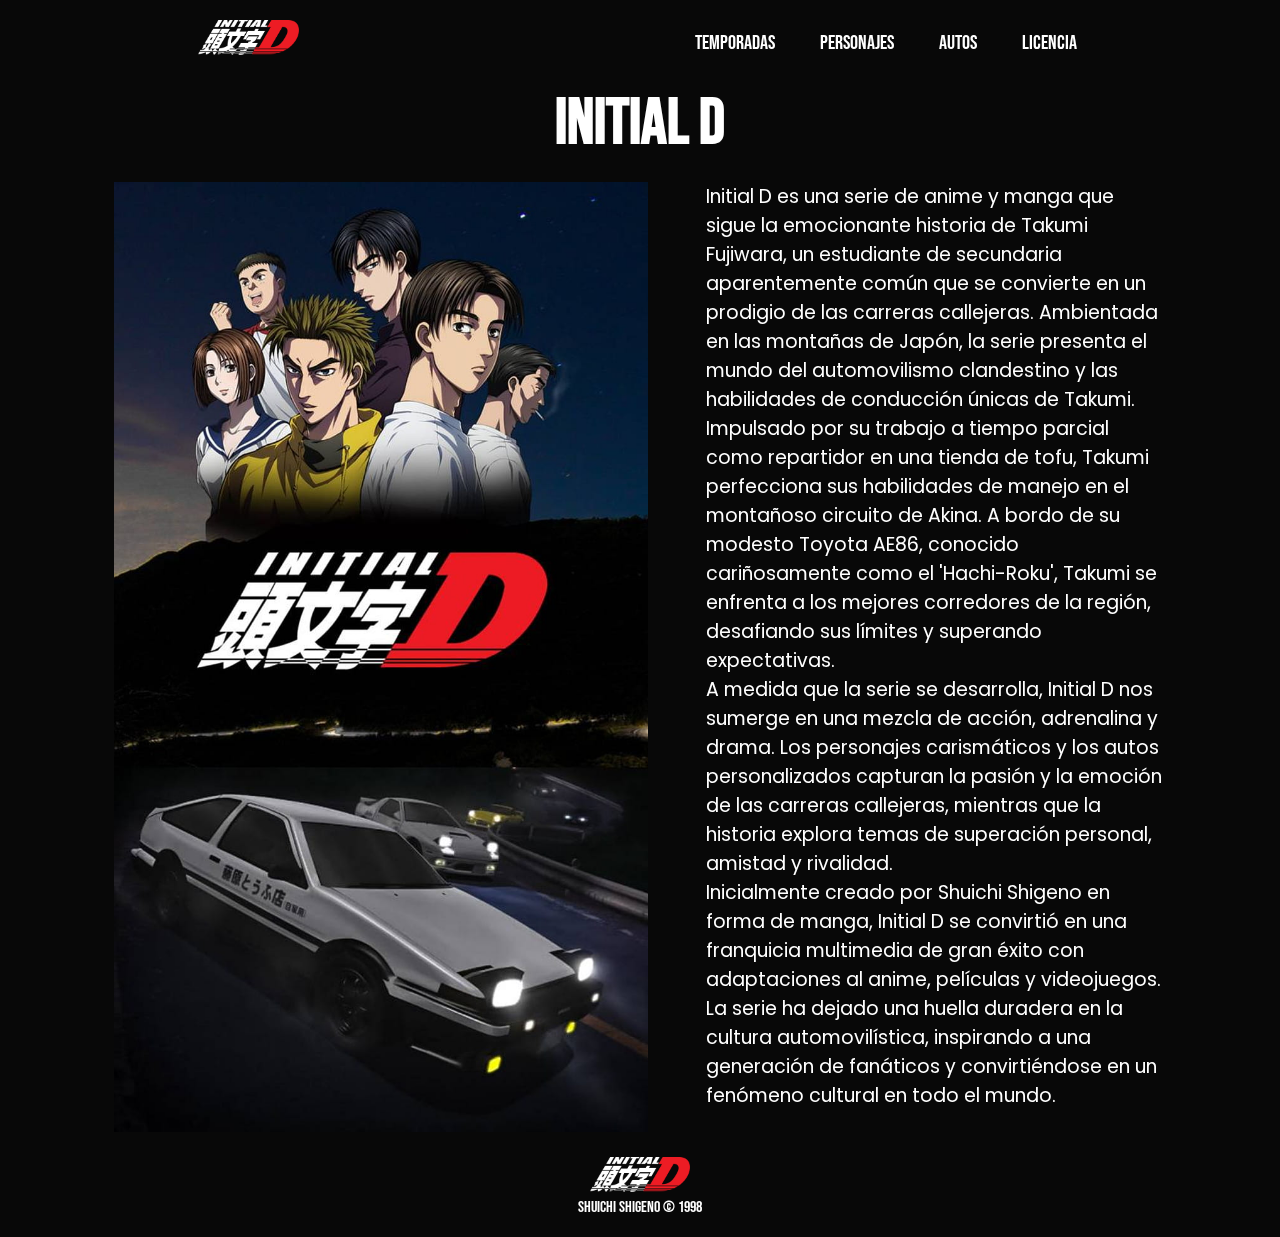
<file: index.html>
<!DOCTYPE html>
<html lang="es">
<head>
  <meta charset="UTF-8">
  <meta http-equiv="X-UA-Compatible" content="IE=edge">
  <meta name="viewport" content="width=device-width, initial-scale=1.0">
  <title>Initial D</title>
  <link rel="stylesheet" href="css/estilos.css">
  <link rel="shortcut icon" href="img/logo-initial.png" type="image/x-icon">
</head>
<body id="img-tablet">
  <div id="opacidad">
    <header>
      <h1><a href="index.html"><img height="35px" src="img/Initial-D-logo-white.png" alt="Initial-D"></a></h1>
      <nav id="drop">
        <button id="drop-btn">☰</button>
        <ul id="drop-menu">
          <li><a href="temporadas.html">Temporadas</a></li>
          <li><a href="personajes.html">Personajes</a></li>
          <li><a href="autos.html">Autos</a></li>
          <li><a href="licencia.html">Licencia</a></li>
        </ul>
      </nav>
    </header>
    <main>
      <section>
        <h2 class="titulo">Initial D</h2>
        <div id="inicio">
            <figure>
              <img id="portada" src="img/hero.jpg" alt="Portada Initial-D la pelicula">
            </figure>
            <article>
              <p id="parrafo">
                Initial D es una serie de anime y manga que sigue la emocionante historia de Takumi Fujiwara, un estudiante de secundaria aparentemente común que se convierte en un prodigio de las carreras callejeras. Ambientada en las montañas de Japón, la serie presenta el mundo del automovilismo clandestino y las habilidades de conducción únicas de Takumi. <br>
                Impulsado por su trabajo a tiempo parcial como repartidor en una tienda de tofu, Takumi perfecciona sus habilidades de manejo en el montañoso circuito de Akina. A bordo de su modesto Toyota AE86, conocido cariñosamente como el 'Hachi-Roku', Takumi se enfrenta a los mejores corredores de la región, desafiando sus límites y superando expectativas. <br>
                A medida que la serie se desarrolla, Initial D nos sumerge en una mezcla de acción, adrenalina y drama. Los personajes carismáticos y los autos personalizados capturan la pasión y la emoción de las carreras callejeras, mientras que la historia explora temas de superación personal, amistad y rivalidad. <br>
                Inicialmente creado por Shuichi Shigeno en forma de manga, Initial D se convirtió en una franquicia multimedia de gran éxito con adaptaciones al anime, películas y videojuegos. La serie ha dejado una huella duradera en la cultura automovilística, inspirando a una generación de fanáticos y convirtiéndose en un fenómeno cultural en todo el mundo.
              </p>
            </article>
        </div>
      </section>
    </main>
    <footer>
      <h3><a href="index.html"><img height="35px" src="img/Initial-D-logo-white.png" alt="Initial-D"></a></h3>
      <article>
        <p>Shuichi Shigeno &copy; 1998</p>
      </article>
    </footer>
  </div>
  <div id="video-caja">
    <iframe id="video" width="560" height="315" src="https://www.youtube.com/embed/UbjZbmRJmW4?autoplay=1&mute=1&controls=0&loop=1" frameborder="0" allow="accelerometer; autoplay; clipboard-write; encrypted-media; gyroscope; picture-in-picture" allowfullscreen></iframe>
  </div>
</body>
</html>
</file>
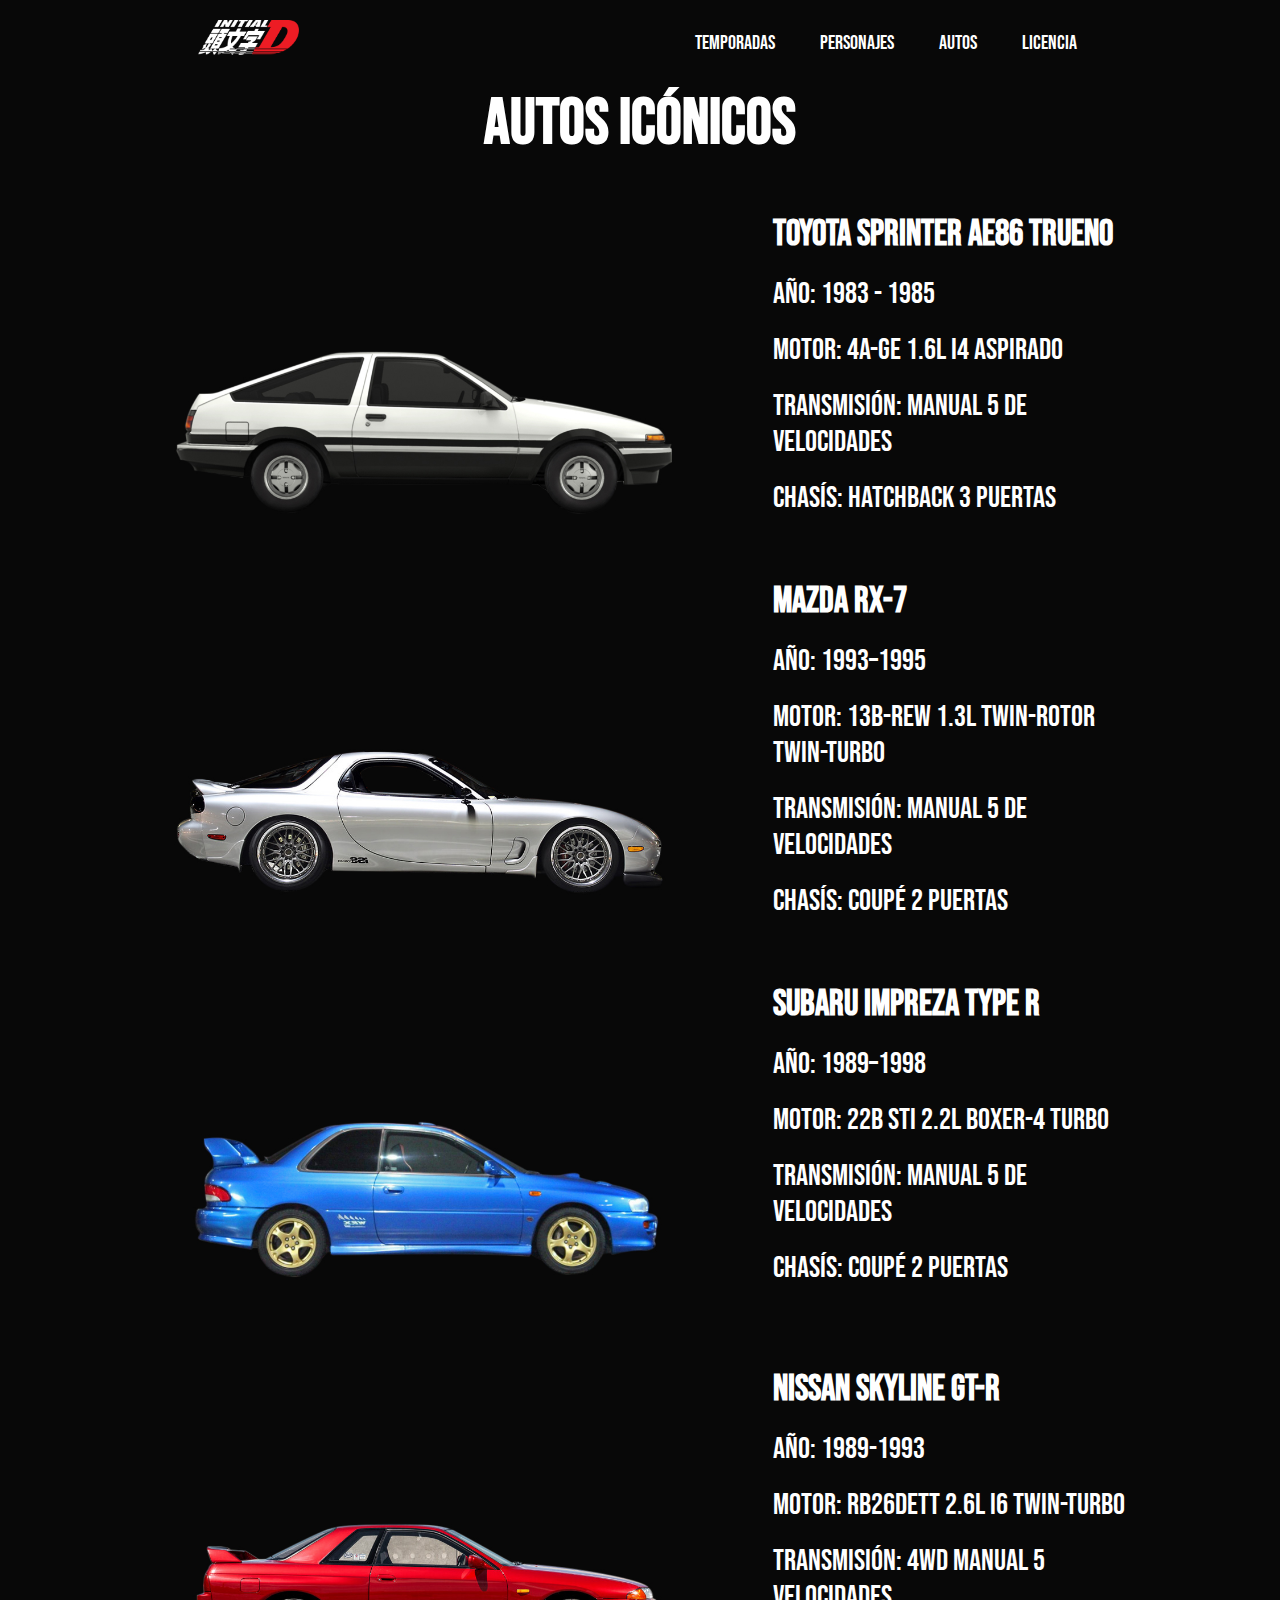
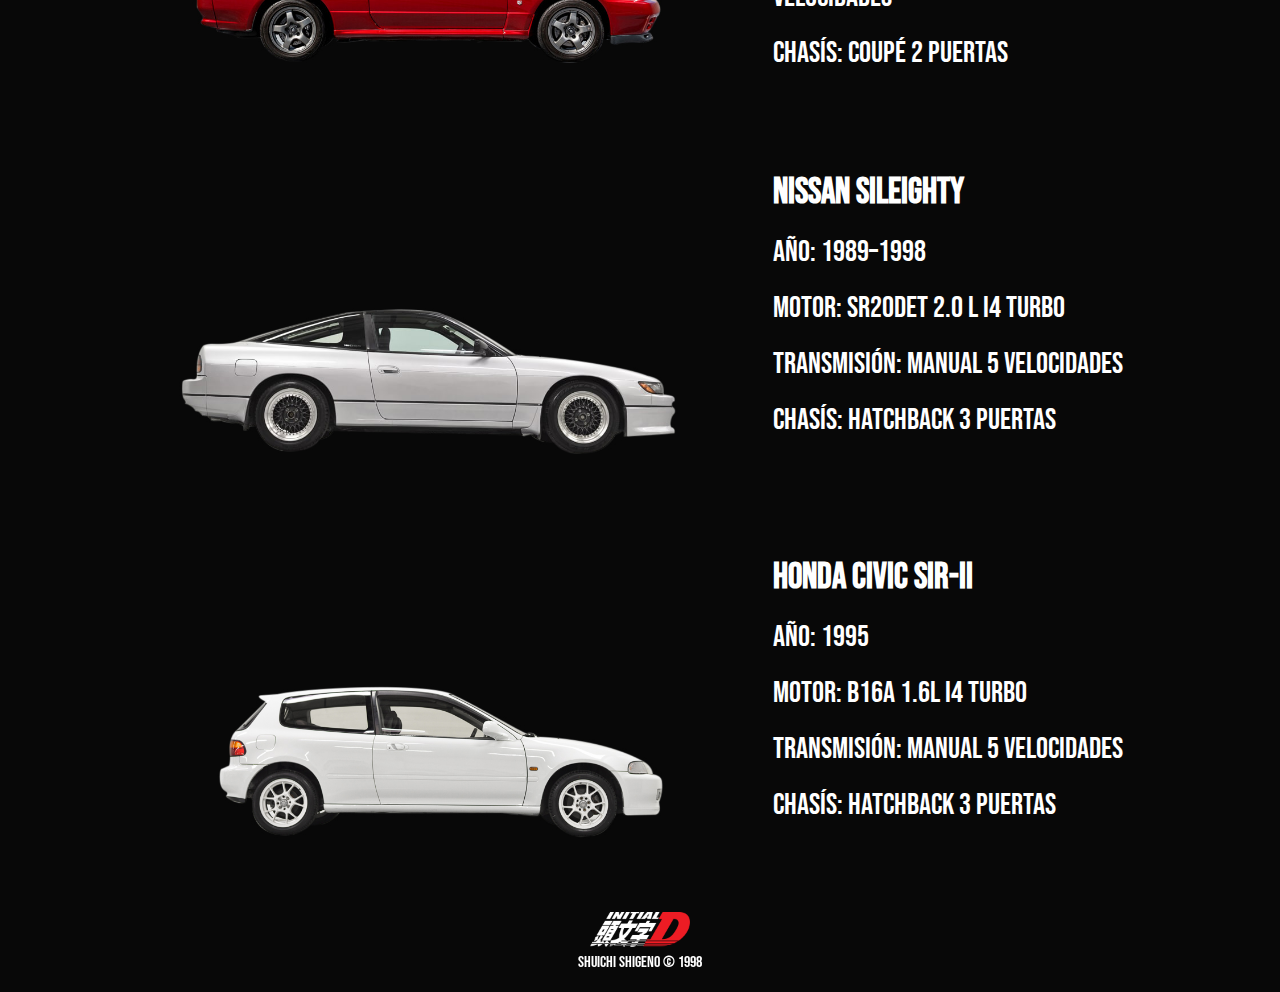
<file: autos.html>
<!DOCTYPE html>
<html lang="es">
<head>
  <meta charset="UTF-8">
  <meta http-equiv="X-UA-Compatible" content="IE=edge">
  <meta name="viewport" content="width=device-width, initial-scale=1.0">
  <title>Autos Icónicos</title>
  <link rel="stylesheet" href="css/estilos.css">
  <link rel="shortcut icon" href="img/logo-initial.png" type="image/x-icon">
</head>
<body>
  <header>
    <h1><a href="index.html"><img height="35px" src="img/Initial-D-logo-white.png" alt="Initial-D"></a></h1>
    <nav id="drop">
      <button id="drop-btn">☰</button>
      <ul id="drop-menu">
        <li><a href="temporadas.html">Temporadas</a></li>
        <li><a href="personajes.html">Personajes</a></li>
        <li><a href="autos.html">Autos</a></li>
        <li><a href="licencia.html">Licencia</a></li>
      </ul>
    </nav>
  </header>
  <main>
    <section>
      <h2 class="titulo">Autos Icónicos</h2>
      <div class="auto-container">
        <figure>
          <img src="img/Toyota AE86.jpg" alt="Toyota Sprinter AE86 Trueno">
        </figure>
        <article>
          <h3 class="subtitulo">Toyota Sprinter AE86 Trueno</h3>
          <ul class="auto-list">
            <li>Año: 1983 - 1985</li>
            <li>Motor: 4A-GE 1.6L I4 Aspirado</li>
            <li>Transmisión: Manual 5 de velocidades</li>
            <li>Chasís: Hatchback 3 Puertas</li>
          </ul>
        </article>
      </div>
      <div class="auto-container">
        <figure>
          <img src="img/Mazda RX-7.jpg" alt="Mazda RX-7">
        </figure>
        <article>
          <h3 class="subtitulo">Mazda RX-7</h3>
          <ul class="auto-list">
            <li>Año: 1993–1995</li>
            <li>Motor: 13B-REW 1.3L twin-rotor twin-turbo</li>
            <li>Transmisión: Manual 5 de velocidades</li>
            <li>Chasís: Coupé 2 puertas</li>
          </ul>
        </article>
      </div>
      <div class="auto-container">
        <figure>
            <img src="img/Subaru Impreza.jpg" alt="Subaru Impreza type r">
        </figure>
        <article>
          <h3 class="subtitulo">Subaru Impreza type r</h3>
          <ul class="auto-list">
            <li>Año: 1989–1998</li>
            <li>Motor: 22B STi 2.2L boxer-4 Turbo</li>
            <li>Transmisión: Manual 5 de velocidades</li>
            <li>Chasís: Coupé 2 puertas</li>
          </ul>
        </article>
      </div>
      <div class="auto-container">
        <figure>
          <img src="img/Nissan Skyline GT-R.jpg" alt="Nissan Skyline GT-R">
        </figure>
        <article>
          <h3 class="subtitulo">Nissan Skyline GT-R</h3>
          <ul class="auto-list">
            <li>Año: 1989-1993</li>
            <li>Motor: RB26DETT 2.6L I6 twin-turbo</li>
            <li>Transmisión: 4wd manual 5 velocidades</li>
            <li>Chasís: Coupé 2 puertas</li>
          </ul>
        </article>
      </div>
      <div class="auto-container">
        <figure>
          <img src="img/Nissan SilEighty.jpg" alt="Nissan SilEighty">
        </figure>
        <article>
          <h3 class="subtitulo">Nissan SilEighty</h3>
          <ul class="auto-list">
            <li>Año: 1989–1998</li>
            <li>Motor: SR20DET 2.0 L I4 Turbo</li>
            <li>Transmisión: Manual 5 velocidades</li>
            <li>Chasís: Hatchback 3 Puertas</li>
          </ul>
        </article>
      </div>
      <div class="auto-container">
        <figure>
          <img src="img/Honda Civic SiR-II.jpg" alt="Honda Civic SiR-II">
        </figure>
        <article>
          <h3 class="subtitulo">Honda Civic SiR-II</h3>
          <ul class="auto-list">
            <li>Año: 1995</li>
            <li>Motor: B16A 1.6L I4 Turbo</li>
            <li>Transmisión: Manual 5 velocidades</li>
            <li>Chasís: Hatchback 3 Puertas</li>
          </ul>
        </article>
      </div>
    </section>
  </main>
  <footer>
    <h3><a href="index.html"><img height="35px" src="img/Initial-D-logo-white.png" alt="Initial-D"></a></h3>
    <article>
      <p>Shuichi Shigeno &copy; 1998</p>
    </article>
  </footer>
</body>
</html>
</file>
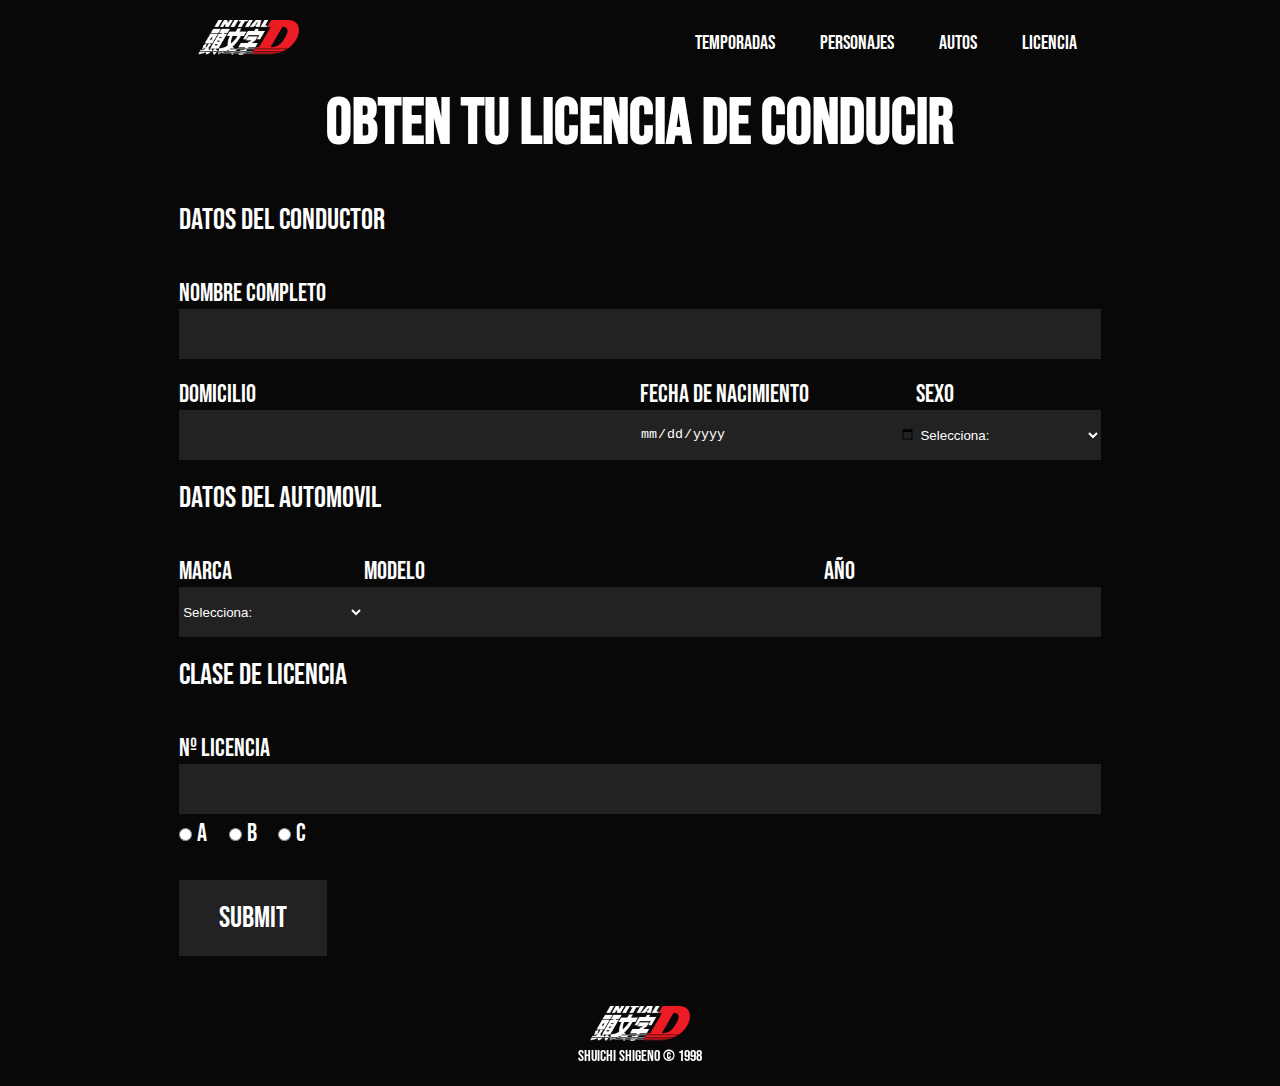
<file: licencia.html>
<!DOCTYPE html>
<html lang="es">
<head>
  <meta charset="UTF-8">
  <meta http-equiv="X-UA-Compatible" content="IE=edge">
  <meta name="viewport" content="width=device-width, initial-scale=1.0">
  <title>Obten tu licencia</title>
  <link rel="stylesheet" href="css/estilos.css">
  <link rel="shortcut icon" href="img/logo-initial.png" type="image/x-icon">
</head>
<body>
  <header>
    <h1><a href="index.html"><img height="35px" src="img/Initial-D-logo-white.png" alt="Initial-D"></a></h1>
    <nav id="drop">
      <button id="drop-btn">☰</button>
      <ul id="drop-menu">
        <li><a href="temporadas.html">Temporadas</a></li>
        <li><a href="personajes.html">Personajes</a></li>
        <li><a href="autos.html">Autos</a></li>
        <li><a href="licencia.html">Licencia</a></li>
      </ul>
    </nav>
  </header>
  <main>
    <section>
      <h2 class="titulo">Obten tu licencia de conducir</h2>
      <form id="licencia" action="carnet.php" method="get">
        <fieldset id="conductor">
          <legend>Datos del conductor</legend>
          <div class="caja-form">
            <label for="nombre">Nombre completo</label>
            <input type="text" id="nombre" name="nombre" required>
          </div>
          <div class="fila">
            <div class="caja-form filaA">
              <label for="domicilio">Domicilio</label>
              <input type="text" id="domicilio" name="domicilio" required>
            </div>
            <div class="caja-form filaB">
              <label for="fechaNacimiento">Fecha de nacimiento</label>
              <input type="date" id="fechaNacimiento" name="fechaNacimiento" required>
            </div>
            <div class="caja-form filaC">
              <label for="sexo">Sexo</label>
              <select name="sexo" id="sexo">
                <option value="">Selecciona:</option>
                <option value="M">Masculino</option>
                <option value="F">Femenino</option>
                <option value="X">No-Binario</option>
              </select>
            </div>
          </div>
        </fieldset>
        <fieldset>
          <legend>Datos del automovil</legend>
          <div class="fila">
            <div class="caja-form filaC">
              <label for="marca">Marca</label>
              <select name="marca" id="marca">
                <option value="">Selecciona:</option>
                <option value="Mercedez-Benz">Mercedez-Benz</option>
                <option value="BMW">BMW</option>
                <option value="Toyota">Toyota</option>
                <option value="Honda">Honda</option>
                <option value="Ford">Ford</option>
                <option value="Volkswagen">Volkswagen</option>
                <option value="Nissan">Nissan</option>
                <option value="Chevrolet">Chevrolet</option>
                <option value="Kia">Kia</option>
                <option value="Fiat">Fiat</option>
                <option value="Subaru">Subaru</option>
                <option value="Mazda">Mazda</option>
                <option value="Hyundai">Hyundai</option>
                <option value="Audi">Audi</option>
              </select>
            </div>
            <div class="caja-form filaA">
              <label for="modelo">Modelo</label>
              <input type="text" id="modelo" name="modelo" required>
            </div>
            <div class="caja-form filaB">
              <label for="anio">Año</label>
              <input type="number" id="anio" name="anio" required>
            </div>
          </div>
        </fieldset>
        <fieldset>
          <legend>Clase de licencia</legend>
          <div class="caja-form">
            <label for="nlicencia">Nº Licencia</label>
            <input type="number" id="nlicencia" name="nlicencia" required>
          </div>
          <div class="radio">
            <input type="radio" id="A" name="clase" value="A">
            <label for="A">A</label>
          </div>
          <div class="radio">
            <input type="radio" id="B" name="clase" value="B">
            <label for="B">B</label>
          </div>
          <div class="radio">
            <input type="radio" id="C" name="clase" value="C">
            <label for="C">C</label>
          </div>
        </fieldset>
        <div id="btn-submit">
          <input type="submit">
        </div>
      </form>
    </section>
  </main>
  <footer>
    <h3><a href="index.html"><img height="35px" src="img/Initial-D-logo-white.png" alt="Initial-D"></a></h3>
    <article>
      <p>Shuichi Shigeno &copy; 1998</p>
    </article>
  </footer>
</body>
</html>
</file>
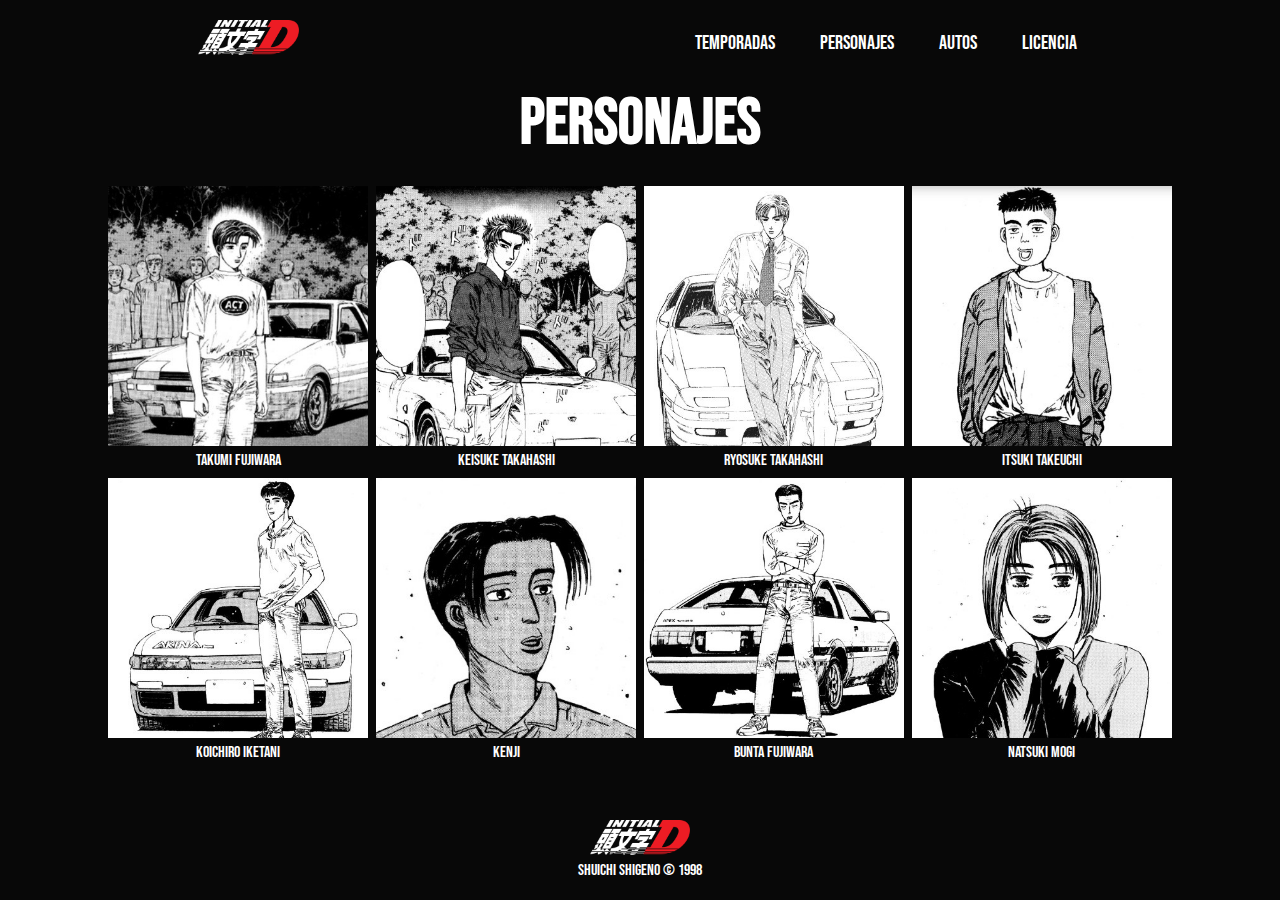
<file: personajes.html>
<!DOCTYPE html>
<html lang="es">
<head>
  <meta charset="UTF-8">
  <meta http-equiv="X-UA-Compatible" content="IE=edge">
  <meta name="viewport" content="width=device-width, initial-scale=1.0">
  <title>Personajes</title>
  <link rel="stylesheet" href="css/estilos.css">
  <link rel="shortcut icon" href="img/logo-initial.png" type="image/x-icon">
</head>
<body>
  <header>
    <h1><a href="index.html"><img height="35px" src="img/Initial-D-logo-white.png" alt="Initial-D"></a></h1>
    <nav id="drop">
      <button id="drop-btn">☰</button>
      <ul id="drop-menu">
        <li><a href="temporadas.html">Temporadas</a></li>
        <li><a href="personajes.html">Personajes</a></li>
        <li><a href="autos.html">Autos</a></li>
        <li><a href="licencia.html">Licencia</a></li>
      </ul>
    </nav>
  </header>
  <main>
    <section>
      <h2 class="titulo">Personajes</h2>
      <ul id="personajes">
        <li>
          <figure>
            <img height="260px" src="img/Takumi.jpg" alt="Takumi Fujiwara">
            <figcaption>Takumi Fujiwara</figcaption>
          </figure>
        </li>
        <li>
          <figure>
            <img height="260px" src="img/Keisuke.jpg" alt="Keisuke Takahashi">
            <figcaption>Keisuke Takahashi</figcaption>
          </figure>
        </li>
        <li>
          <figure>
            <img height="260px" src="img/Ryosuke.jpg" alt="Ryosuke Takahashi">
            <figcaption>Ryosuke Takahashi</figcaption>
          </figure>
        </li>
        <li>
          <figure>
            <img height="260px" src="img/Itsuki.jpg" alt="Itsuki Takeuchi">
            <figcaption>Itsuki Takeuchi</figcaption>
          </figure>
        </li>
        <li>
          <figure>
            <img height="260px" src="img/Koichiro.jpg" alt="Koichiro Iketani">
            <figcaption>Koichiro Iketani</figcaption>
          </figure>
        </li>
        <li>
          <figure>
            <img height="260px" src="img/Kenji.jpg" alt="Kenji">
            <figcaption>Kenji</figcaption>
          </figure>
        </li>
        <li>
          <figure>
            <img height="260px" src="img/Bunta.jpg" alt="Bunta Fujiwara">
            <figcaption>Bunta Fujiwara</figcaption>
          </figure>
        </li>
        <li>
          <figure>
            <img height="260px" src="img/Natsuki.jpg" alt="Natsuki Mogi">
            <figcaption>Natsuki Mogi</figcaption>
          </figure>
        </li>
      </ul>
    </section>
  </main>
  <footer>
    <h3><a href="index.html"><img height="35px" src="img/Initial-D-logo-white.png" alt="Initial-D"></a></h3>
    <article>
      <p>Shuichi Shigeno &copy; 1998</p>
    </article>
  </footer>
</body>
</html>
</file>
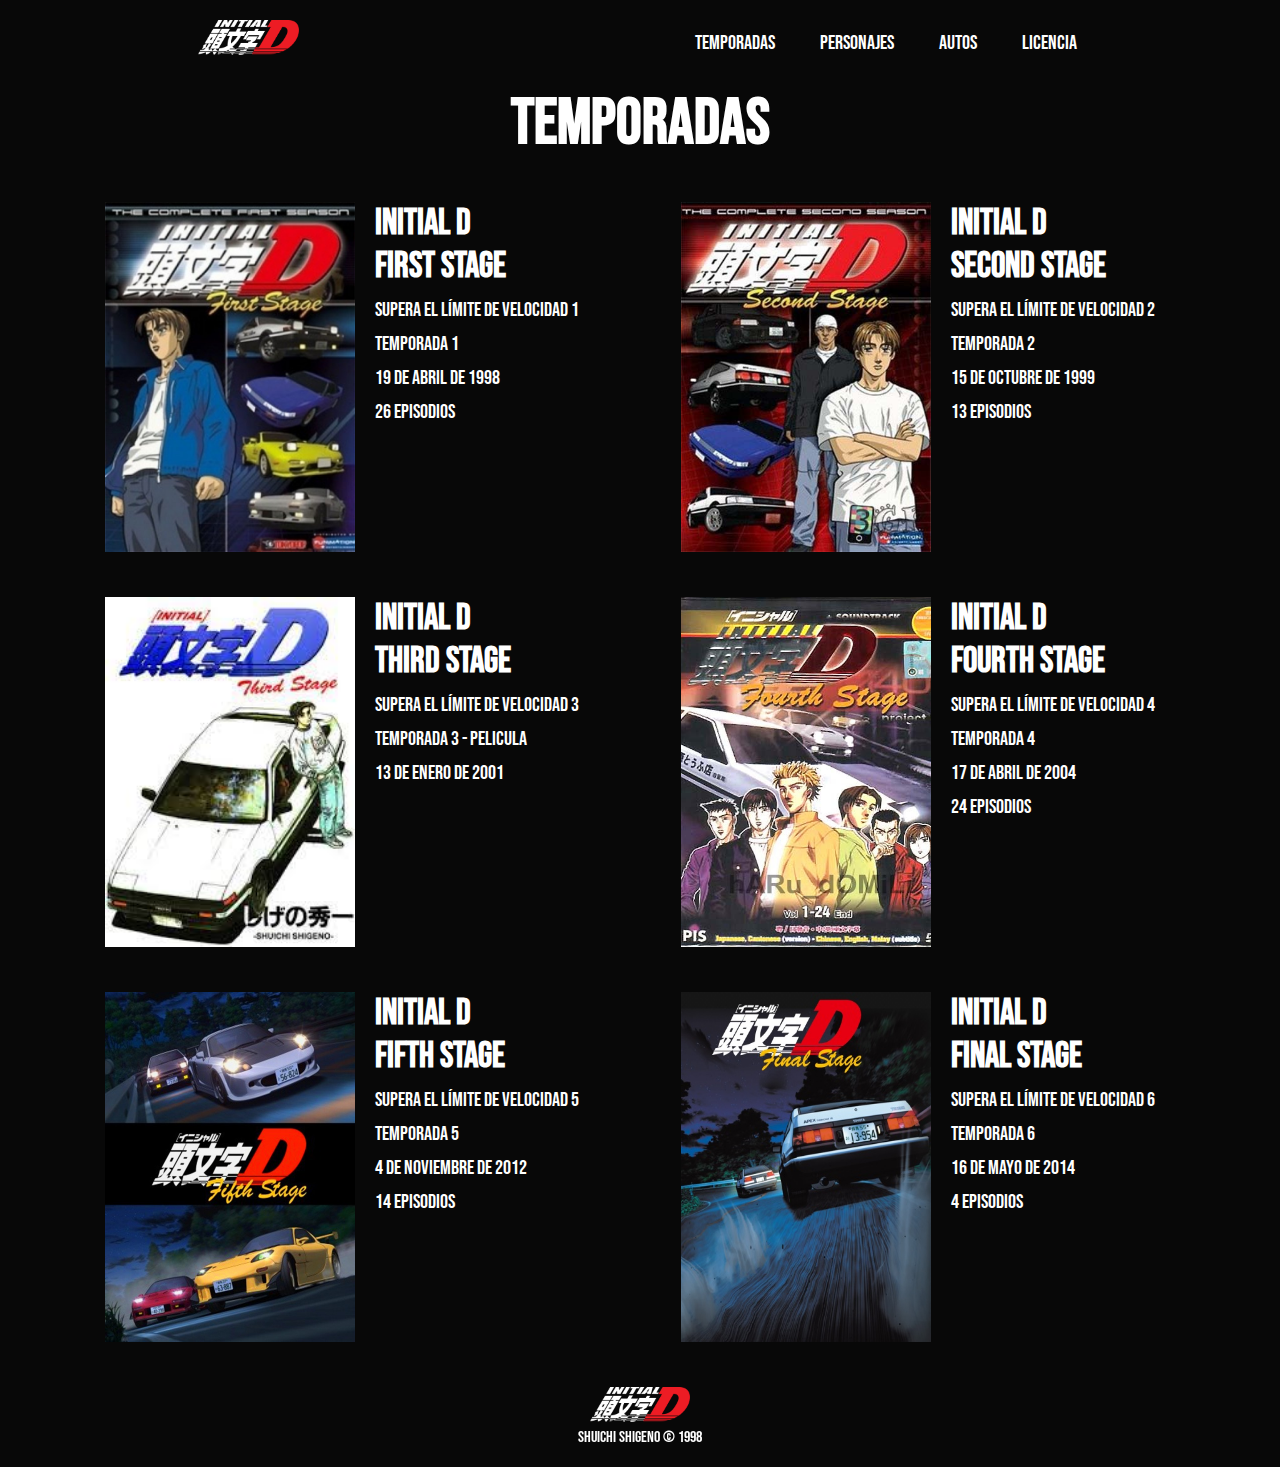
<file: temporadas.html>
<!DOCTYPE html>
<html lang="es">
<head>
  <meta charset="UTF-8">
  <meta http-equiv="X-UA-Compatible" content="IE=edge">
  <meta name="viewport" content="width=device-width, initial-scale=1.0">
  <title>Temporadas</title>
  <link rel="stylesheet" href="css/estilos.css">
  <link rel="shortcut icon" href="img/logo-initial.png" type="image/x-icon">
</head>
<body>
  <header>
    <h1><a href="index.html"><img height="35px" src="img/Initial-D-logo-white.png" alt="Initial-D"></a></h1>
    <nav id="drop">
      <button id="drop-btn">☰</button>
      <ul id="drop-menu">
        <li><a href="temporadas.html">Temporadas</a></li>
        <li><a href="personajes.html">Personajes</a></li>
        <li><a href="autos.html">Autos</a></li>
        <li><a href="licencia.html">Licencia</a></li>
      </ul>
    </nav>
  </header>
  <main>
    <section>
      <h2 class="titulo">Temporadas</h2>
      <div id="temp-container">
        <article class="tarjeta-temp">
          <figure>
            <img src="img/temporada1.jpg" alt="Initial D First Stage Temporada 1">
          </figure>
          <section class="info">
            <div class="info-temporada">
              <h3 class="subtitulo">Initial D<br>First Stage</h3>
              <ul>
                <li>Supera el Límite de Velocidad 1</li>
                <li>Temporada 1</li>
                <li>19 de abril de 1998</li>
                <li>26 Episodios</li>
              </ul>
            </div>
            <div class="info-capitulos">
              <h4 class="subseccion">Capitulos</h4>
              <ol>
                <li>La superderrapada en el monte Akina</li>
                <li> Derrape con cuatro ruedas</li>
                <li> El misterioso especialista de Akina</li> 
                <li> La carrera en Akina </li>
                <li> El ganador </li>
                <li> El nuevo rival</li>
                <li> El orgullo de los corredores</li>
                <li> Justo un momento antes del límite del tiempo</li>
                <li> AE86 vs GTR32</li>
                <li> La emoción de las cinco curvas</li>
                <li> Aparece Shingo, el peligroso </li>
                <li> Duelo con cinta adhesiva </li>
                <li> La primera cita amorosa de Itsuki</li> 
                <li> La técnica del derrape</li>
                <li> La carrera del enoje</li>
                <li> El ángel de la cúspide Usui</li>
                <li> La carrera de la muerte súbita</li>
                <li> El viento caluroso de la cúspide de Usui</li> 
                <li> La conclusión de la carrera</li>
                <li> El fin del verano</li>
                <li> El reto de la super estrella</li>
                <li> La carrera del ascenso de la montaña</li> 
                <li> La carrera del descenso bajo la lluvia</li>
                <li> El cometa blanco de Akagi </li>
                <li> La revancha </li>
                <li> La nueva leyenda del descenso</li>
              </ol>
            </div>
          </section>
        </article>
        <article class="tarjeta-temp">
          <figure>
            <img src="img/temporada2.jpg" alt="Initial D Second Stage Temporada 2">
          </figure>
          <section class="info">
            <div class="info-temporada">
              <h3 class="subtitulo">Initial D<br>Second Stage</h3>
              <ul>
                <li>Supera el Límite de Velocidad 2</li>
                <li>Temporada 2</li>
                <li>15 de octubre de 1999</li>
                <li>13 Episodios</li>
              </ul>
            </div>
            <div class="info-capitulos">
              <h4 class="subseccion">Capitulos</h4>
              <ol>
                <li> Super arma prohibida </li>
                <li> El equipo de Lan-Evos llega a Akina</li>
                <li> Miedo de perder</li>
                <li> Victoria sin emoción</li>
                <li> Cuenta regresiva para el colapso</li> 
                <li>Adiós 86</li>
                <li> Batalla en Akagi. </li>
                <li> El auto peligroso</li>
                <li> El nacimiento del nuevo 86</li> 
                <li> El reto del 86 turbo</li>
                <li> Se abre el sello </li>
                <li> La carrera de almas entre dos 86</li>
                <li> El cambio de estación</li>
              </ol>
            </div>
          </section>
        </article>
        <article class="tarjeta-temp">
          <figure>
            <img src="img/temporada3.jpg" alt="Initial D Third Stage Temporada 3">
          </figure>
          <section class="info">
            <div>
              <h3 class="subtitulo">Initial D <br>Third Stage</h3>
              <ul>
                <li>Supera el Límite de Velocidad 3</li>
                <li>Temporada 3 - Pelicula</li>
                <li>13 de enero de 2001</li>
              </ul>
            </div>
          </section>
        </article>
        <article class="tarjeta-temp">
          <figure>
            <img src="img/temporada4.jpg" alt="Initial D Fourth Stage Temporada 4">
          </figure>
          <section class="info">
            <div class="info-temporada">
              <h3 class="subtitulo">Initial D <br>Fourth Stage</h3>
              <ul>
                <li>Supera el Límite de Velocidad 4</li>
                <li>Temporada 4</li>
                <li>17 de abril de 2004</li>
                <li>24 Episodios</li>
              </ul>
            </div>
            <div class="info-capitulos">
              <h4 class="subseccion">Capitulos</h4>
              <ol>
                <li> Project D</li>
                <li> ¡A toda velocidad! ¡Batalla en la bajada!</li>
                <li> El as de la Escuela Todo</li>
                <li> Las dos instrucciones</li>
                <li> La línea a la victoria</li>
                <li> Ataque ciego</li>
                <li> El debut del 85 turbo</li>
                <li> La carrera del destino</li>
                <li> La confesión de Kyoko</li>
                <li> El arma definitiva de Saitama</li>
                <li> Batalla en la lluvia</li>
                <li> La recta del desencanto</li>
                <li> Motivación</li>
                <li> El pobre piloto solitario</li>
                <li> Complejo de 4WD</li>
                <li> La subida de la furia</li>
                <li> La batalla definitiva de Saitama</li>
                <li> El último viaje</li>
                <li> Como dioses</li>
                <li> GT-R al límite</li>
                <li> Pelea de perros</li>
                <li> El brujo que conduce con una sola mano</li>
                <li> Batalla sin fin</li>
                <li> Desafío sin fin</li>
              </ol>
            </div>
          </section>
        </article>
        <article class="tarjeta-temp">
          <figure>
            <img src="img/temporada5.jpg" alt="Initial D Fifth Stage Temporada 5">
          </figure>
          <section class="info">
            <div class="info-temporada">
              <h3 class="subtitulo">Initial D <br>Fifth  Stage</h3>
              <ul>
                <li>Supera el Límite de Velocidad 5</li>
                <li>Temporada 5</li>
                <li>4 de noviembre de 2012</li>
                <li>14 Episodios</li>
              </ul>
            </div>
            <div class="info-capitulos">
              <h4 class="subseccion">Capitulos</h4>
              <ol>
                <li> Encuentro con el destino</li>
                <li> El nuevo campo de batalla</li>
                <li> Momento límite</li>
                <li> ¡Venganza! Batalla del destino</li>
                <li> Fujiwara Zone</li>
                <li> La determinación de Keisuke</li>
                <li> Mente en blanco</li>
                <li> Demonio blanco</li>
                <li> El dios de la muerte</li>
                <li> Detención total</li>
                <li> Detención total parte 2</li>
                <li> Hermanos</li>
                <li> Batalla inesperada</li>
                <li> Fin de la subida extrema de la colina</li>
              </ol>
            </div>
          </section>
        </article>
        <article class="tarjeta-temp">
          <figure>
            <img src="img/temporada6.jpg" alt="Initial D Final Stage Temporada 6">
          </figure>
          <section class="info">
            <div class="info-temporada">
              <h3 class="subtitulo">Initial D <br>Final Stage</h3>
              <ul>
                <li>Supera el Límite de Velocidad 6</li>
                <li>Temporada 6</li>
                <li>16 de mayo de 2014</li>
                <li> 4 Episodios</li>
              </ul>
            </div>
            <div class="info-capitulos">
              <h4 class="subseccion">Capitulos</h4>
              <ol>
                <li>Natural</li>
                <li> El enemigo más fuerte</li>
                <li> Aroma a miedo</li>
                <li> Sueños ("D" of Dreams)</li>
              </ol>
            </div>
          </section>
        </article>
      </div>
    </section>
  </main>
  <footer>
    <h3><a href="index.html"><img height="35px" src="img/Initial-D-logo-white.png" alt="Initial-D"></a></h3>
    <article>
      <p>Shuichi Shigeno &copy; 1998</p>
    </article>
  </footer>
</body>
</html>
</file>
<file: css/estilos.css>
/* Tipografia */
@import url('https://fonts.googleapis.com/css2?family=Bebas+Neue&display=swap');
@import url('https://fonts.googleapis.com/css2?family=Poppins:wght@200;400;600&display=swap');

/* Tamaños de pantallas */
@import url('monitor.css') screen and (min-width:1200px);
@import url('note.css') screen and (min-width:1024px) and (max-width:1199px);
@import url('tablet.css') screen and (min-width:768px) and (max-width:1023px);
@import url('movil.css') screen and (min-width:320px) and (max-width:767px);

/* General */
*{
  margin: 0px;
  padding: 0px;
}

body {
  display: flex;
  flex-direction: column;
  background-color: #080808;
  font-family: Bebas Neue;
  color: white;
  min-height: 100vh;
}

ul {
  list-style: none;
}

a {
  color: white;
  text-decoration: none;
}

#drop-menu li a {
  padding: 5px;
}

#drop-menu li a:hover{
  background-color: white;
  color: black;
}

.btn {
  display: flex;
  justify-content: center;
  margin: 30px;
}

.btn button{
  border: none;
  background-color: #222222;
  padding: 20px 0;
}

.btn button:hover {
  background-color: white;
}

.btn button a{
  color: white;
  font-family: Bebas Neue;
  font-size: 30px;
  width: 100%;
  padding: 20px 60px;

}

#parrafo {
  font-family: Poppins;
  font-size: 19px;
}

.btn button a:hover{
  color: black;
}

/* Titulos */

.titulo {
  font-size: 64px;
  text-align: center;
  margin-bottom: 20px;
}

.subtitulo {
  font-size: 36px;
}

.subseccion {
  font-size: 24px;
}

/* Licencia - Formulario */
fieldset, input, select, option{
  border: none;
}

input, select {
  background-color: #222222;
  color: white;
}

legend {
  font-size: 30px;
  padding: 20px 0;
}

label {
  font-size: 25px;
  padding-top: 20px;
}
</file>
